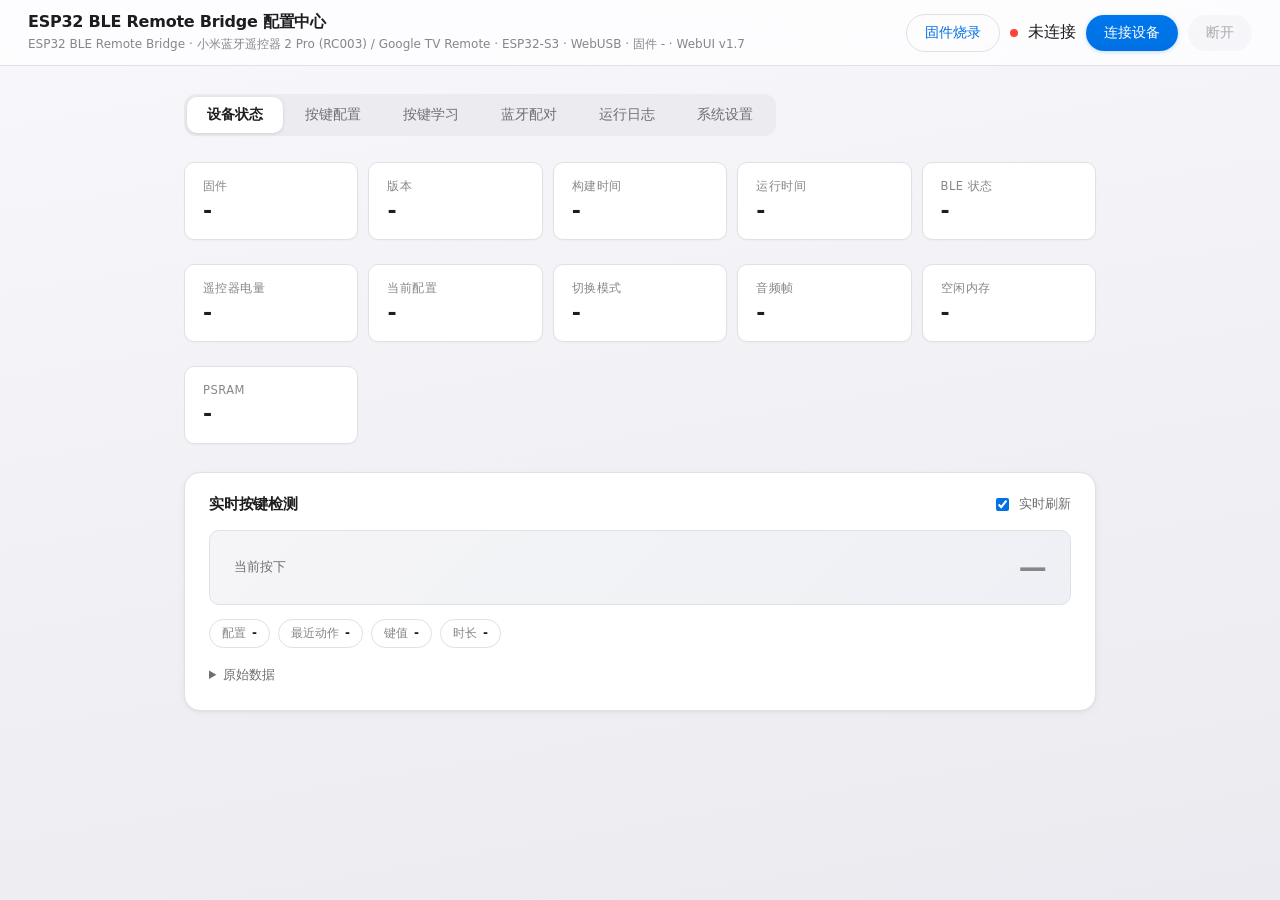
<file: webusb-config/index.html>
<!DOCTYPE html>
<html lang="zh-CN">
<head>
  <meta charset="UTF-8" />
  <meta name="viewport" content="width=device-width, initial-scale=1.0" />
  <meta name="theme-color" content="#fbfbfd" />
  <title>ESP32 BLE Remote Bridge - WebUSB 配置中心</title>
  <link rel="stylesheet" href="assets/style.css?v=43" />
</head>
<body>
  <header class="topbar">
    <div class="brand">
      <div>
        <h1>ESP32 BLE Remote Bridge 配置中心</h1>
        <p class="subtitle">ESP32 BLE Remote Bridge · 小米蓝牙遥控器 2 Pro (RC003) / Google TV Remote · ESP32-S3 · WebUSB · <span id="hdr-version">固件 -</span> · <span id="webui-version">WebUI -</span></p>
      </div>
    </div>
    <div class="conn">
      <a class="btn link" href="flash/">固件烧录</a>
      <span id="conn-dot" class="dot"></span>
      <span id="conn-text">未连接</span>
      <button id="btn-connect" class="btn primary">连接设备</button>
      <button id="btn-disconnect" class="btn" disabled>断开</button>
    </div>
  </header>

  <main>
    <section id="unsupported" class="card warn hidden">
      当前浏览器不支持 WebUSB。请使用桌面版 Chrome / Edge（Android 版 Chrome 不支持 WebUSB）。
    </section>

    <nav class="tabs">
      <button class="tab active" data-tab="status">设备状态</button>
      <button class="tab" data-tab="keymap">按键配置</button>
      <button class="tab" data-tab="learn">按键学习</button>
      <button class="tab" data-tab="ble">蓝牙配对</button>
      <button class="tab" data-tab="logs">运行日志</button>
      <button class="tab" data-tab="system">系统设置</button>
    </nav>

    <!-- ================= 状态 ================= -->
    <section class="panel active" id="panel-status">
      <div class="grid stats">
        <div class="card stat"><span class="label">固件</span><span id="st-firmware" class="value">-</span></div>
        <div class="card stat"><span class="label">版本</span><span id="st-version" class="value">-</span></div>
        <div class="card stat"><span class="label">构建时间</span><span id="st-build" class="value">-</span></div>
        <div class="card stat"><span class="label">运行时间</span><span id="st-uptime" class="value">-</span></div>
        <div class="card stat"><span class="label">BLE 状态</span><span id="st-ble" class="value">-</span></div>
        <div class="card stat"><span class="label">遥控器电量</span><span id="st-battery" class="value">-</span></div>
        <div class="card stat"><span class="label">当前配置</span><span id="st-layer" class="value">-</span></div>
        <div class="card stat"><span class="label">切换模式</span><span id="st-switch" class="value">-</span></div>
        <div class="card stat"><span class="label">音频帧</span><span id="st-frames" class="value">-</span></div>
        <div class="card stat"><span class="label">空闲内存</span><span id="st-heap" class="value">-</span></div>
        <div class="card stat"><span class="label">PSRAM</span><span id="st-psram" class="value">-</span></div>
      </div>
      <div class="card">
        <div class="card-head">
          <h3>实时按键检测</h3>
          <label class="check"><input type="checkbox" id="telemetry-live" checked /> 实时刷新</label>
        </div>
        <div class="live-key">
          <span class="live-label">当前按下</span>
          <span id="live-key-name" class="live-value">—</span>
        </div>
        <div class="live-meta">
          <span class="chip">配置 <b id="live-layer">-</b></span>
          <span class="chip">最近动作 <b id="live-action">-</b></span>
          <span class="chip">键值 <b id="live-codes">-</b></span>
          <span class="chip">时长 <b id="live-duration">-</b></span>
        </div>
        <details class="live-raw">
          <summary>原始数据</summary>
          <pre id="telemetry" class="code">-</pre>
        </details>
      </div>
    </section>

    <!-- ================= 按键配置 ================= -->
    <section class="panel" id="panel-keymap">
      <div class="card">
        <div class="card-head">
          <h3>配置方案</h3>
          <div class="row">
            <button id="btn-keymap-activate" class="btn small">设为当前配置</button>
            <button id="btn-switch-open" class="btn small">配置切换模式…</button>
            <button id="btn-voice-open" class="btn small">语音设置…</button>
            <button id="btn-keymap-refresh" class="btn small">读取</button>
            <button id="btn-keymap-save" class="btn small primary">保存到设备</button>
            <button id="btn-keymap-reset" class="btn small danger">恢复出厂</button>
          </div>
        </div>
        <div id="layer-tabs" class="layer-tabs"></div>
        <p class="hint">各配置方案的按键映射相互独立：只有在当前配置里设置过的按键才会生效。若想让某个手势沿用默认配置，把该动作设为「穿透继承」。<br />将鼠标悬停在按键上可查看当前映射；配置标签前的圆点显示该配置的指示灯颜色，发光圆点表示设备当前生效的配置，点击标签会同时切换设备。</p>
      </div>
      <div id="keymap-grid" class="keymap-grid"></div>
      <p class="remote-info" id="remote-info">将鼠标移到按键上查看映射</p>
    </section>

    <!-- ================= 按键学习 ================= -->
    <section class="panel" id="panel-learn">
      <div class="card">
        <h3>怎么用</h3>
        <p class="hint">
          按一下遥控器上的按键 → 下面的读数会立刻显示它是第几个「物理槽位」→ 在表格里给这一行起个名字 → 点「保存名称」。<br />
          名字<b>只影响显示</b>，让你自己看得懂哪个槽位对应遥控器上的哪个键；这个槽位实际发出什么按键，请到「按键配置」里改。<br />
          遥控器型号不同，出厂猜的默认名字可能和实际按键对不上，这时以实测为准：<b>按下哪个键，亮起来的行就是它</b>。<br />
          遥控器上报按键用的是<b>「索引」</b>，而索引只在<b>同一条 HID 报告内</b>唯一：像 Google TV Remote (ZTKA-IR57) 就有主、副两条报告，主报告的索引 1 是「方向上」，副报告的索引 1 却是「音量+」，所以索引本身并不能唯一确定一个按键，也不能换算成槽位。真正稳定的身份是这里的<b>槽位</b> —— 页面显示的槽位来自固件对上报键码的规范化结果，永远和「按键配置」里的那一行对应。想看原始索引，请到「运行日志」页打开 <b>raw report</b>，日志会按行打印 <code>HOGP: button chr#N idx=M -> key 0xXX (name) DOWN</code>（<code>chr#N</code> 是报告通道，<code>idx=M</code> 是它在那条报告里的索引）。
        </p>
      </div>

      <div class="card">
        <div class="card-head">
          <h3>实时检测</h3>
          <label class="check"><input type="checkbox" id="learn-live" checked /> 实时监听</label>
        </div>
        <div class="learn-stage">
          <div class="learn-readout" id="learn-readout">
            <span class="learn-state" id="learn-state">等待按键</span>
            <span class="learn-name" id="learn-name">—</span>
            <span class="learn-slot" id="learn-slot">槽位 —</span>
          </div>
          <div class="learn-chips">
            <span class="chip">槽位 <b id="learn-slot-idx">-</b></span>
            <span class="chip">原始码 <b id="learn-vk">-</b></span>
            <span class="chip">按住时长 <b id="learn-duration">-</b></span>
          </div>
        </div>
        <p class="hint" id="learn-tip">按一下遥控器上的任意按键开始。若长时间没有反应，请到「蓝牙配对」确认遥控器已连接。</p>
        <div class="learn-history-wrap">
          <span class="learn-history-label">最近按下</span>
          <div class="learn-history" id="learn-history"><span class="learn-empty">暂无</span></div>
          <button id="btn-learn-clear" class="btn small">清空</button>
        </div>
      </div>

      <div class="card">
        <div class="card-head">
          <h3>按键名称</h3>
          <div class="row">
            <button id="btn-learn-save" class="btn small primary">保存名称</button>
            <button id="btn-learn-reset" class="btn small danger">全部恢复默认</button>
          </div>
        </div>
        <p class="hint">
          想确认某一行对应遥控器上的哪个键：先点这一行的「检测」，再按下你怀疑的那个键 —— 该行会闪烁，
          说明它就是刚才那个键。点「去映射」可直接跳到「按键配置」里改这个槽位的动作。<br />
          名称按 <b>UTF-8 字节</b>计算，最多 <b>31 字节</b>（约 10 个汉字 / 31 个字母），超出部分会被截断。留空即恢复默认名称。
        </p>
        <p class="hint hidden" id="learn-names-note"></p>
        <div class="table-wrap">
          <table class="learn-table">
            <thead>
              <tr><th style="width:64px">槽位</th><th style="width:150px">默认名称</th><th>自定义名称</th><th style="width:170px"></th></tr>
            </thead>
            <tbody id="learn-rows"></tbody>
          </table>
        </div>
      </div>
    </section>

    <!-- ================= 蓝牙 ================= -->
    <section class="panel" id="panel-ble">
      <div class="card">
        <div class="card-head">
          <h3>已绑定遥控器</h3>
          <div class="row">
            <button id="btn-ble-info" class="btn small">刷新</button>
            <button id="btn-ble-unpair" class="btn small danger">解除绑定</button>
            <button id="btn-ble-reconnect" class="btn small">重新连接</button>
          </div>
        </div>
        <pre id="ble-info" class="code">-</pre>
      </div>
      <div class="card">
        <div class="card-head">
          <h3>扫描附近设备</h3>
          <button id="btn-ble-scan" class="btn small primary">扫描</button>
        </div>
        <p class="hint">拿起遥控器，同时按住「主页键 + 菜单键」3 秒，待指示灯快闪进入配对广播后点击扫描。</p>
        <div class="table-wrap">
          <table id="ble-table">
            <thead><tr><th>名称</th><th>MAC</th><th>RSSI</th><th></th></tr></thead>
            <tbody></tbody>
          </table>
        </div>
      </div>
    </section>

    <!-- ================= 日志 ================= -->
    <section class="panel" id="panel-logs">
      <div class="card">
        <div class="card-head">
          <h3>设备日志</h3>
          <div class="row">
            <label class="check"><input type="checkbox" id="log-auto" checked /> 自动刷新</label>
            <button id="btn-logs-refresh" class="btn small">刷新</button>
            <button id="btn-logs-clear" class="btn small danger">清空</button>
          </div>
        </div>
        <pre id="log-view" class="code log-view"></pre>
      </div>
    </section>

    <!-- ================= 系统 ================= -->
    <section class="panel" id="panel-system">
      <div class="card">
        <h3>设备信息</h3>
        <pre id="device-info" class="code">-</pre>
      </div>
      <div class="card">
        <h3>操作</h3>
        <div class="row">
          <button id="btn-restart" class="btn">重启设备</button>
          <button id="btn-nvs-reset" class="btn danger">恢复出厂设置 (清空 NVS)</button>
        </div>
        <p class="hint">恢复出厂设置会清除按键映射与蓝牙绑定信息，设备将自动重启。</p>
      </div>
      <div class="card">
        <h3>原始配置 (JSON)</h3>
        <p class="hint">可在此直接导入 / 导出完整多配置方案。</p>
        <textarea id="raw-json" class="raw" spellcheck="false"></textarea>
        <div class="row">
          <button id="btn-json-load" class="btn small">从设备读取</button>
          <button id="btn-json-apply" class="btn small primary">写入设备</button>
        </div>
      </div>
    </section>
  </main>

  <!-- 按键编辑弹窗 -->
  <div id="modal" class="modal hidden">
    <div class="modal-box">
      <div class="card-head">
        <h3 id="modal-title">按键配置</h3>
        <button id="modal-close" class="btn small">关闭</button>
      </div>
      <div id="modal-body"></div>
      <div class="row end">
        <button id="modal-clear" class="btn small danger">清除此键</button>
        <button id="modal-cancel" class="btn small">取消</button>
        <button id="modal-apply" class="btn small primary">应用</button>
      </div>
    </div>
  </div>

  <div id="toast" class="toast hidden"></div>

  <!-- 配置切换模式弹窗 -->
  <div id="switch-modal" class="modal hidden">
    <div class="modal-box">
      <div class="card-head">
        <h3>配置切换模式</h3>
        <button id="switch-modal-close" class="btn small">关闭</button>
      </div>
      <p class="hint">
        长按「电视键」进入配置切换模式（短按仍为 F8）；也可在按键配置中把任意按键的动作设为「进入配置切换模式」。<br />
        进入后指示灯以当前配置颜色呼吸闪烁：按「确定键」切换回默认配置，按方向键切换到对应配置并自动退出；再次按「当前配置中绑定为进入切换模式」的按键退出（仅当前配置的绑定有效），「返回键」始终可退出，电视键仅在「连按 5 次进入」或「当前配置绑定为切换键」时可退出，约 5 秒无操作自动退出。<br />
        若当前配置未设置切换按键，可快速连按「电视键」5 次进入切换模式；进入后 2 秒内忽略电视键，避免连按尾键立即退出。<br />
        「确定键」固定为默认配置，不可修改；下方仅可修改四个方向键对应的配置。
      </p>
      <div id="switch-map" class="switch-map"></div>
      <div class="row end">
        <button id="switch-modal-cancel" class="btn small">取消</button>
        <button id="switch-modal-apply" class="btn small primary">应用</button>
      </div>
    </div>
  </div>

  <!-- 语音设置弹窗 -->
  <div id="voice-modal" class="modal hidden">
    <div class="modal-box">
      <div class="card-head">
        <h3>语音设置</h3>
        <button id="voice-modal-close" class="btn small">关闭</button>
      </div>
      <p class="hint">
        这些设置对所有配置方案生效。语音键发送的快捷键（如 右Alt+,）在「按键配置」里编辑语音键本身。
      </p>
      <div class="field">
        <label>遥控器语音键</label>
        <select id="voice-trigger">
          <option value="0">按一下开始，再按一下结束</option>
          <option value="1">按住说话，松开结束</option>
        </select>
        <p class="hint">仅 Google TV 遥控器可选。「按住说话」时遥控器自身最长约 15 秒；小米 RC003 始终为按住说话。</p>
      </div>
      <div class="field">
        <label>电脑端快捷键发送方式</label>
        <select id="voice-hotkey-mode">
          <option value="0">整个会话期间按住（输入法需按住快捷键才录音）</option>
          <option value="1">开始时按一下，结束时再按一下（输入法按一下开关）</option>
          <option value="2">只在开始时按一下（输入法自动结束）</option>
        </select>
        <p class="hint">选「按住」时，录音期间修饰键（如 Alt）一直处于按下状态，此时键盘按下的其它键会变成组合键。输入法支持按一下开关时，建议选第二项。</p>
      </div>
      <div class="field">
        <label>单次语音最长时长（秒，0 = 不限）</label>
        <input type="number" id="voice-max-sec" min="0" max="3600" step="1" />
        <p class="hint">按一下模式下若漏收第二次按键，到时会自动结束，避免快捷键一直按住。</p>
      </div>
      <div class="row end">
        <button id="voice-modal-cancel" class="btn small">取消</button>
        <button id="voice-modal-apply" class="btn small primary">应用</button>
      </div>
    </div>
  </div>

  <script src="assets/mi-rc003.js?v=12"></script>
  <script src="assets/app.js?v=59"></script>
</body>
</html>
</file>
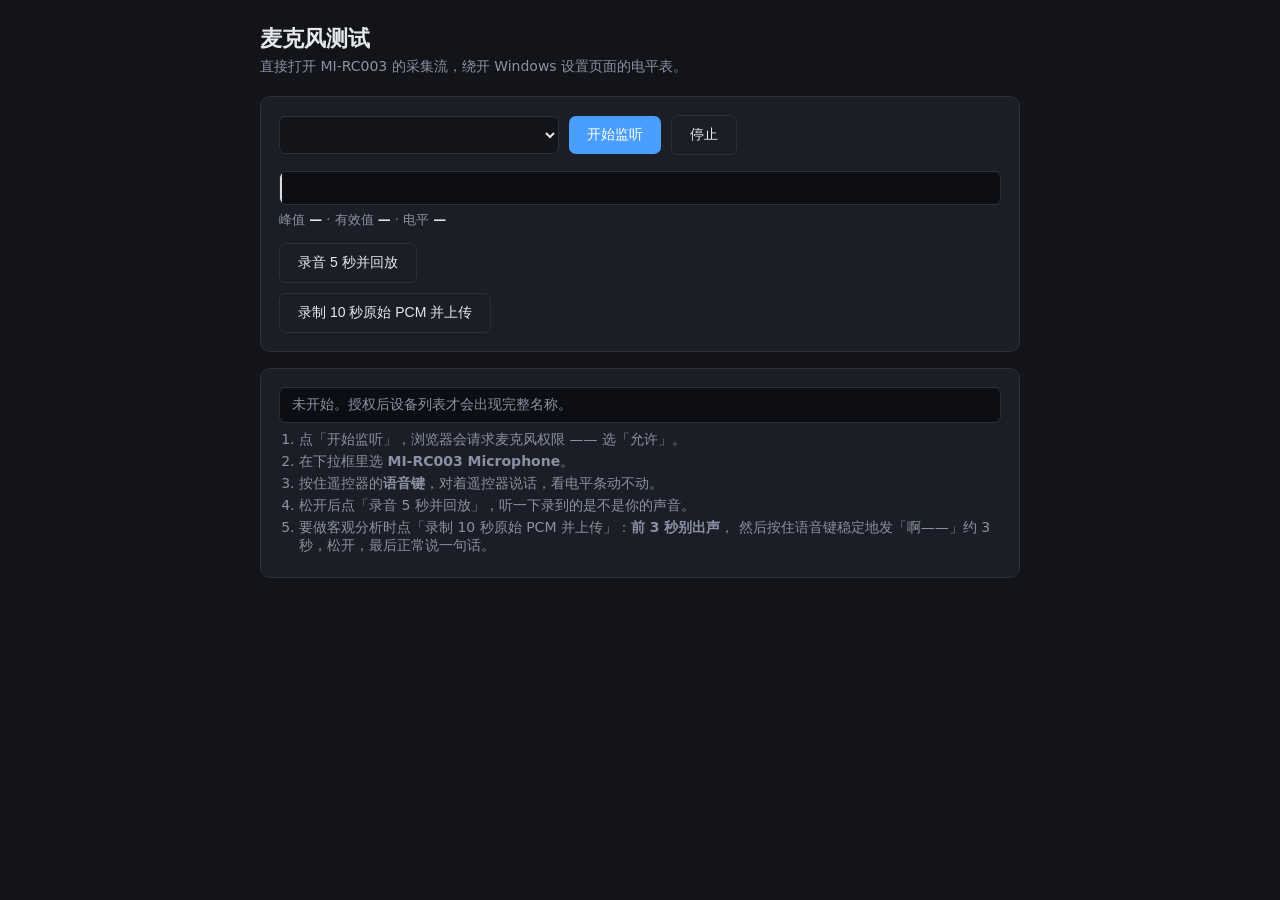
<file: webusb-config/mic-test.html>
<!DOCTYPE html>
<html lang="zh-CN">
<head>
<meta charset="utf-8">
<meta name="viewport" content="width=device-width, initial-scale=1">
<title>麦克风测试 · MI-RC003 Bridge</title>
<style>
  :root { --bg:#12141a; --card:#1b1e26; --line:#2a2f3c; --fg:#e6e8ee; --dim:#8a91a3;
          --accent:#4a9eff; --good:#3ddc84; --warn:#ffb020; }
  * { box-sizing:border-box; }
  body { margin:0; padding:24px; background:var(--bg); color:var(--fg);
         font-family:"Segoe UI","Microsoft YaHei",system-ui,sans-serif; }
  main { max-width:760px; margin:0 auto; }
  h1 { font-size:22px; margin:0 0 4px; }
  p.sub { color:var(--dim); margin:0 0 20px; font-size:14px; }
  .card { background:var(--card); border:1px solid var(--line); border-radius:10px;
          padding:18px; margin-bottom:16px; }
  .row { display:flex; gap:10px; align-items:center; flex-wrap:wrap; }
  button { background:var(--accent); color:#fff; border:0; border-radius:7px;
           padding:10px 18px; font-size:14px; cursor:pointer; }
  button:disabled { background:#39404f; color:var(--dim); cursor:not-allowed; }
  button.ghost { background:transparent; border:1px solid var(--line); color:var(--fg); }
  select { background:#12141a; color:var(--fg); border:1px solid var(--line);
           border-radius:7px; padding:9px; font-size:14px; min-width:280px; }
  #meter { position:relative; height:34px; border-radius:7px; background:#0c0e13;
           border:1px solid var(--line); overflow:hidden; margin:16px 0 6px; }
  #fill { position:absolute; inset:0 100% 0 0; background:linear-gradient(90deg,#3ddc84,#ffb020 70%,#ff4d4f);
          transition:right .05s linear; }
  #peak { position:absolute; top:0; bottom:0; width:2px; background:#fff; opacity:.85; left:0; }
  .readout { font-variant-numeric:tabular-nums; font-size:13px; color:var(--dim); }
  .readout b { color:var(--fg); font-weight:600; }
  .state { font-size:14px; padding:8px 12px; border-radius:7px; background:#0c0e13;
           border:1px solid var(--line); color:var(--dim); }
  .state.ok { color:var(--good); border-color:#245c3c; }
  .state.bad { color:#ff6b6b; border-color:#5c2424; }
  ol { color:var(--dim); font-size:14px; padding-left:20px; margin:8px 0 0; }
  ol li { margin:4px 0; }
  audio { width:100%; margin-top:12px; }
</style>
</head>
<body>
<main>
  <h1>麦克风测试</h1>
  <p class="sub">直接打开 MI-RC003 的采集流，绕开 Windows 设置页面的电平表。</p>

  <div class="card">
    <div class="row">
      <select id="dev"></select>
      <button id="start">开始监听</button>
      <button id="stop" class="ghost" disabled>停止</button>
    </div>
    <div id="meter"><div id="fill"></div><div id="peak"></div></div>
    <div class="readout">
      峰值 <b id="r-peak">—</b> · 有效值 <b id="r-rms">—</b> · 电平 <b id="r-db">—</b>
    </div>
    <div style="margin-top:14px" class="row">
      <button id="rec" class="ghost" disabled>录音 5 秒并回放</button>
      <span id="rec-state" class="readout"></span>
    </div>
    <audio id="playback" controls hidden></audio>
    <div style="margin-top:10px" class="row">
      <button id="raw" class="ghost" disabled>录制 10 秒原始 PCM 并上传</button>
      <span id="raw-state" class="readout"></span>
    </div>
  </div>

  <div class="card">
    <div id="status" class="state">未开始。授权后设备列表才会出现完整名称。</div>
    <ol>
      <li>点「开始监听」，浏览器会请求麦克风权限 —— 选「允许」。</li>
      <li>在下拉框里选 <b>MI-RC003 Microphone</b>。</li>
      <li>按住遥控器的<b>语音键</b>，对着遥控器说话，看电平条动不动。</li>
      <li>松开后点「录音 5 秒并回放」，听一下录到的是不是你的声音。</li>
      <li>要做客观分析时点「录制 10 秒原始 PCM 并上传」：<b>前 3 秒别出声</b>，
          然后按住语音键稳定地发「啊——」约 3 秒，松开，最后正常说一句话。</li>
    </ol>
  </div>
</main>

<script>
"use strict";
var $ = function (id) { return document.getElementById(id); };

var stream = null, ctx = null, analyser = null, buf = null, raf = 0;
var peakHold = 0, peakHoldAt = 0;

function setStatus(text, kind) {
  var el = $("status");
  el.textContent = text;
  el.className = "state" + (kind ? " " + kind : "");
}

function fillDevices() {
  return navigator.mediaDevices.enumerateDevices().then(function (list) {
    var inputs = list.filter(function (d) { return d.kind === "audioinput"; });
    var sel = $("dev");
    var prev = sel.value;
    sel.innerHTML = "";
    inputs.forEach(function (d, i) {
      var o = document.createElement("option");
      o.value = d.deviceId;
      // Before permission is granted the labels are empty strings; fall back to
      // an index so the list is still usable and obviously unlabelled.
      o.textContent = d.label || ("输入设备 " + (i + 1) + "（未授权，名称未知）");
      sel.appendChild(o);
    });
    if (prev) sel.value = prev;
    // Prefer the bridge's microphone when the label is available.
    for (var i = 0; i < inputs.length; i++) {
      if ((inputs[i].label || "").indexOf("MI-RC003") >= 0) { sel.value = inputs[i].deviceId; break; }
    }
    return inputs;
  });
}

function stop() {
  if (raf) { cancelAnimationFrame(raf); raf = 0; }
  if (stream) { stream.getTracks().forEach(function (t) { t.stop(); }); stream = null; }
  if (ctx) { ctx.close(); ctx = null; }
  analyser = null;
  $("start").disabled = false;
  $("stop").disabled = true;
  $("rec").disabled = true;
  $("raw").disabled = true;
  $("fill").style.right = "100%";
  $("peak").style.left = "0";
  $("r-peak").textContent = "—"; $("r-rms").textContent = "—"; $("r-db").textContent = "—";
}

function tick() {
  raf = requestAnimationFrame(tick);
  if (!analyser) return;
  analyser.getFloatTimeDomainData(buf);
  var peak = 0, sum = 0;
  for (var i = 0; i < buf.length; i++) {
    var v = buf[i];
    if (v < 0) v = -v;
    if (v > peak) peak = v;
    sum += buf[i] * buf[i];
  }
  var rms = Math.sqrt(sum / buf.length);
  var now = performance.now();
  if (peak >= peakHold || now - peakHoldAt > 700) { peakHold = peak; peakHoldAt = now; }

  $("fill").style.right = (100 - Math.min(100, peak * 100)) + "%";
  $("peak").style.left = Math.min(100, peakHold * 100) + "%";
  $("r-peak").textContent = peak.toFixed(4);
  $("r-rms").textContent = rms.toFixed(4);
  $("r-db").textContent = (peak > 0 ? (20 * Math.log10(peak)).toFixed(1) : "-inf") + " dBFS";
}

function start() {
  var id = $("dev").value;
  var constraints = { audio: { echoCancellation: false, noiseSuppression: false, autoGainControl: false } };
  if (id) constraints.audio.deviceId = { exact: id };
  setStatus("正在打开…");
  navigator.mediaDevices.getUserMedia(constraints).then(function (s) {
    stream = s;
    var track = s.getAudioTracks()[0];
    var settings = track.getSettings ? track.getSettings() : {};
    ctx = new (window.AudioContext || window.webkitAudioContext)();
    var src = ctx.createMediaStreamSource(s);
    analyser = ctx.createAnalyser();
    analyser.fftSize = 2048;
    buf = new Float32Array(analyser.fftSize);
    src.connect(analyser);
    tick();
    $("start").disabled = true;
    $("stop").disabled = false;
    $("rec").disabled = false;
    $("raw").disabled = false;
    setStatus("已打开：" + (track.label || "?") + " · " + settings.sampleRate + " Hz · " +
              settings.channelCount + " 声道 —— 现在按住遥控器语音键说话。", "ok");
  }).catch(function (e) {
    setStatus("打开失败：" + (e && e.name ? e.name + " — " + e.message : e), "bad");
  });
}

function record() {
  if (!stream) return;
  var chunks = [];
  var mr = new MediaRecorder(stream);
  mr.ondataavailable = function (e) { if (e.data.size) chunks.push(e.data); };
  mr.onstop = function () {
    var blob = new Blob(chunks, { type: mr.mimeType });
    var url = URL.createObjectURL(blob);
    var a = $("playback");
    a.src = url; a.hidden = false;
    $("rec-state").textContent = "录到 " + blob.size + " 字节 — 按播放试听";
    $("rec").disabled = false;
  };
  mr.start();
  $("rec").disabled = true;
  setStatus("录音中：按住语音键说话，5 秒…", "ok");
  setTimeout(function () { if (mr.state !== "inactive") mr.stop(); }, 5000);
}

// Raw PCM capture, uploaded for offline measurement.
//
// Deliberately NOT MediaRecorder: that re-encodes to Opus, and a lossy codec
// hides exactly the defects worth looking for (dropouts, band edges, level).
// This taps the audio graph and writes a plain 16-bit WAV, so what lands on disk
// is what the host actually received from the bridge.
var rawState = null;

function encodeWav(chunks, total, rate) {
  var head = 44;
  var view = new DataView(new ArrayBuffer(head + total * 2));
  function str(off, s) { for (var i = 0; i < s.length; i++) view.setUint8(off + i, s.charCodeAt(i)); }
  str(0, "RIFF"); view.setUint32(4, 36 + total * 2, true); str(8, "WAVE");
  str(12, "fmt "); view.setUint32(16, 16, true);
  view.setUint16(20, 1, true); view.setUint16(22, 1, true);
  view.setUint32(24, rate, true); view.setUint32(28, rate * 2, true);
  view.setUint16(32, 2, true); view.setUint16(34, 16, true);
  str(36, "data"); view.setUint32(40, total * 2, true);
  var off = head;
  for (var c = 0; c < chunks.length; c++) {
    var a = chunks[c];
    for (var i = 0; i < a.length; i++) {
      var v = Math.max(-1, Math.min(1, a[i]));
      view.setInt16(off, v < 0 ? v * 0x8000 : v * 0x7FFF, true);
      off += 2;
    }
  }
  return new Blob([view.buffer], { type: "audio/wav" });
}

function recordRaw() {
  if (!stream || !ctx) return;
  var seconds = 10;
  var chunks = [];
  var total = 0;

  var src = ctx.createMediaStreamSource(stream);
  var proc = ctx.createScriptProcessor(4096, 1, 1);
  proc.onaudioprocess = function (e) {
    if (!rawState) return;
    var d = e.inputBuffer.getChannelData(0);
    chunks.push(new Float32Array(d));
    total += d.length;
  };
  // A ScriptProcessor only runs while connected. Route it through a zero gain so
  // the graph stays alive without playing the microphone back into the speakers.
  var mute = ctx.createGain();
  mute.gain.value = 0;
  src.connect(proc);
  proc.connect(mute);
  mute.connect(ctx.destination);

  rawState = { src: src, proc: proc, mute: mute };
  $("raw").disabled = true;
  $("raw-state").textContent = "录制中…前 3 秒请保持安静";
  var left = Math.ceil(seconds - 3);
  var timer = setInterval(function () {
    $("raw-state").textContent = left > 0
      ? ("现在按住语音键发「啊——」，还剩 " + left + " 秒")
      : "最后 1 秒…";
    left--;
  }, 1000);

  setTimeout(function () {
    clearInterval(timer);
    var st = rawState;
    rawState = null;
    if (st) {
      try { st.proc.disconnect(); st.src.disconnect(); st.mute.disconnect(); } catch (e) {}
    }
    var rate = ctx ? ctx.sampleRate : 48000;
    var blob = encodeWav(chunks, total, rate);
    $("raw-state").textContent = "上传中… " + (blob.size / 1024).toFixed(0) + " KB";
    fetch("/upload", { method: "POST", body: blob })
      .then(function (r) { return r.text(); })
      .then(function (t) { $("raw-state").textContent = "已上传：" + t; })
      .catch(function (e) { $("raw-state").textContent = "上传失败：" + e; });
    $("raw").disabled = false;
  }, seconds * 1000);
}

$("start").onclick = start;
$("stop").onclick = stop;
$("rec").onclick = record;
$("raw").onclick = recordRaw;
$("dev").onchange = function () { if (stream) { stop(); start(); } };
fillDevices();
if (navigator.mediaDevices && navigator.mediaDevices.ondevicechange) {
  navigator.mediaDevices.ondevicechange = fillDevices;
}
</script>
</body>
</html>
</file>
<file: webusb-config/assets/style.css>
:root {
  color-scheme: light;
  /* Apple / Xiaomi inspired light palette – refined */
  --bg: #f0f0f4;
  --bg-grad: #f8f8fc;
  --surface: #ffffff;
  --surface-2: #f5f5f7;
  --surface-3: #ececf0;
  --border: #e0e0e5;
  --border-strong: #cdced4;
  --text: #1d1d1f;
  --text-2: #6e6e73;
  --text-3: #86868b;
  --accent: #0071e3;
  --accent-hover: #0077ed;
  --accent-deep: #0055b3;
  --accent-soft: rgba(0, 113, 227, 0.08);
  --accent-glow: rgba(0, 113, 227, 0.18);
  --green: #30d158;
  --green-deep: #28a745;
  --red: #ff453a;
  --red-soft: rgba(255, 69, 58, 0.08);
  --orange: #ff9f0a;
  --yellow: #ffd60a;
  --shadow-xs: 0 1px 2px rgba(0, 0, 0, 0.03);
  --shadow-sm: 0 1px 3px rgba(0, 0, 0, 0.04), 0 2px 8px rgba(0, 0, 0, 0.04);
  --shadow-md: 0 4px 12px rgba(0, 0, 0, 0.06), 0 1px 3px rgba(0, 0, 0, 0.04);
  --shadow-lg: 0 8px 30px rgba(0, 0, 0, 0.08), 0 2px 8px rgba(0, 0, 0, 0.04);
  --shadow-xl: 0 20px 60px rgba(0, 0, 0, 0.1), 0 4px 16px rgba(0, 0, 0, 0.06);
  --radius: 16px;
  --radius-sm: 10px;
  --radius-xs: 8px;
}

* { box-sizing: border-box; }

html { scroll-behavior: smooth; }

body {
  margin: 0;
  font-family: -apple-system, BlinkMacSystemFont, "SF Pro Text", "SF Pro Display",
    "PingFang SC", "Helvetica Neue", "Microsoft YaHei", system-ui, sans-serif;
  background: linear-gradient(170deg, var(--bg-grad) 0%, var(--bg) 60%, #eaeaf0 100%);
  color: var(--text);
  min-height: 100vh;
  -webkit-font-smoothing: antialiased;
  text-rendering: optimizeLegibility;
}

h1, h2, h3 { margin: 0; font-weight: 600; letter-spacing: -0.015em; }

/* ----------------------------- top bar ----------------------------- */
.topbar {
  display: flex;
  align-items: center;
  justify-content: space-between;
  gap: 16px;
  padding: 12px 28px;
  background: rgba(255, 255, 255, 0.72);
  border-bottom: 1px solid var(--border);
  position: sticky;
  top: 0;
  backdrop-filter: saturate(180%) blur(24px);
  -webkit-backdrop-filter: saturate(180%) blur(24px);
  z-index: 20;
  flex-wrap: wrap;
}

.brand { display: flex; align-items: center; gap: 14px; }
h1 { font-size: 16px; font-weight: 600; }
.subtitle { margin: 3px 0 0; color: var(--text-3); font-size: 12px; }

.conn { display: flex; align-items: center; gap: 10px; }
.dot {
  width: 8px; height: 8px; border-radius: 50%;
  background: var(--red);
  transition: background 0.3s ease, box-shadow 0.3s ease;
  box-shadow: 0 0 0 0 transparent;
}
.dot.on {
  background: var(--green);
  box-shadow: 0 0 0 3px rgba(48, 209, 88, 0.25), 0 0 8px rgba(48, 209, 88, 0.15);
  animation: dot-pulse 2s ease-in-out infinite;
}
@keyframes dot-pulse {
  0%, 100% { box-shadow: 0 0 0 3px rgba(48, 209, 88, 0.25), 0 0 8px rgba(48, 209, 88, 0.15); }
  50% { box-shadow: 0 0 0 5px rgba(48, 209, 88, 0.12), 0 0 12px rgba(48, 209, 88, 0.08); }
}

main { max-width: 960px; margin: 0 auto; padding: 28px 24px 100px; }

/* ----------------------------- tabs (segmented) ----------------------------- */
.tabs {
  display: inline-flex;
  gap: 2px;
  margin: 0 0 26px;
  padding: 3px;
  border-radius: 12px;
  background: var(--surface-3);
  flex-wrap: wrap;
}
.tab {
  background: transparent;
  color: var(--text-2);
  border: none;
  padding: 9px 20px;
  border-radius: 10px;
  cursor: pointer;
  font-size: 13.5px;
  font-weight: 500;
  transition: all 0.2s ease;
  position: relative;
}
.tab:hover { color: var(--text); background: rgba(255, 255, 255, 0.4); }
.tab.active {
  background: #fff;
  color: var(--text);
  box-shadow: 0 1px 4px rgba(0, 0, 0, 0.1), 0 0.5px 1px rgba(0, 0, 0, 0.04);
  font-weight: 600;
}

.panel { display: none; }
.panel.active { display: block; animation: panel-in 0.3s ease; }
@keyframes panel-in {
  from { opacity: 0; transform: translateY(8px); }
  to { opacity: 1; transform: translateY(0); }
}

/* ----------------------------- cards ----------------------------- */
.card {
  background: var(--surface);
  border: 1px solid var(--border);
  border-radius: var(--radius);
  padding: 22px 24px;
  margin-bottom: 14px;
  box-shadow: var(--shadow-sm);
  transition: box-shadow 0.2s ease;
}
.card:hover { box-shadow: var(--shadow-md); }
.card.warn {
  border-color: var(--yellow);
  background: linear-gradient(135deg, #fffef5 0%, #fffbe6 100%);
  color: #6b5000;
}
.card-head {
  display: flex;
  align-items: center;
  justify-content: space-between;
  gap: 12px;
  margin-bottom: 16px;
  flex-wrap: wrap;
}
.card-head h3 { font-size: 15px; font-weight: 600; }

/* ----------------------------- stats ----------------------------- */
.grid { display: grid; gap: 10px; }
.stats {
  grid-template-columns: repeat(auto-fill, minmax(155px, 1fr));
  margin-bottom: 14px;
}
.stat {
  display: flex;
  flex-direction: column;
  gap: 5px;
  padding: 16px 18px;
  border-radius: var(--radius-sm);
  background: var(--surface);
  border: 1px solid var(--border);
  box-shadow: var(--shadow-xs);
  transition: transform 0.2s ease, box-shadow 0.2s ease;
}
.stat:hover {
  transform: translateY(-2px);
  box-shadow: var(--shadow-md);
}
.stat .label { color: var(--text-3); font-size: 11.5px; font-weight: 500; text-transform: uppercase; letter-spacing: 0.04em; }
.stat .value { font-size: 22px; font-weight: 700; letter-spacing: -0.025em; line-height: 1.1; }
.stat .value.on { color: var(--accent); }

/* ----------------------------- buttons ----------------------------- */
.btn {
  background: var(--surface-3);
  color: var(--text);
  border: none;
  border-radius: 980px;
  padding: 9px 18px;
  cursor: pointer;
  font-size: 13.5px;
  font-weight: 500;
  font-family: inherit;
  transition: all 0.18s ease;
  position: relative;
  overflow: hidden;
}
.btn:hover:not(:disabled) { background: #dddde2; transform: translateY(-0.5px); }
.btn:active:not(:disabled) { transform: scale(0.97); }
.btn:focus-visible { outline: 3px solid var(--accent-glow); outline-offset: 2px; }
.btn:disabled { opacity: 0.36; cursor: not-allowed; }
.btn.small { padding: 7px 14px; font-size: 13px; }
.btn.primary {
  background: linear-gradient(180deg, var(--accent-hover) 0%, var(--accent) 100%);
  color: #fff;
  box-shadow: 0 1px 4px rgba(0, 113, 227, 0.25);
}
.btn.primary:hover:not(:disabled) {
  background: linear-gradient(180deg, #3399ff 0%, var(--accent-hover) 100%);
  box-shadow: 0 2px 8px rgba(0, 113, 227, 0.3);
}
.btn.danger { background: var(--red-soft); color: var(--red); }
.btn.danger:hover:not(:disabled) { background: #ffe0de; }
a.btn.link {
  display: inline-flex;
  align-items: center;
  gap: 6px;
  text-decoration: none;
  background: transparent;
  border: 1px solid var(--border);
  color: var(--accent);
}
a.btn.link:hover { background: var(--accent-soft); border-color: rgba(0, 113, 227, 0.2); }
.row { display: flex; gap: 10px; align-items: center; flex-wrap: wrap; }
.row.end { justify-content: flex-end; margin-top: 16px; }
.hint { color: var(--text-2); font-size: 13px; margin: 8px 0 0; line-height: 1.6; }

/* ----------------------------- code ----------------------------- */
.code {
  background: var(--surface-2);
  border: 1px solid var(--border);
  border-radius: var(--radius-sm);
  padding: 14px 16px;
  font-family: "SF Mono", "Cascadia Code", Menlo, Consolas, monospace;
  font-size: 12px;
  line-height: 1.7;
  color: var(--text);
  overflow: auto;
  max-height: 260px;
  white-space: pre-wrap;
  word-break: break-word;
  margin: 0;
}
.log-view { max-height: 460px; }

/* ----------------------------- live key ----------------------------- */
.live-key {
  display: flex;
  align-items: center;
  justify-content: space-between;
  gap: 14px;
  padding: 20px 24px;
  margin-bottom: 14px;
  border-radius: var(--radius-sm);
  background: linear-gradient(135deg, var(--surface-2) 0%, #eef0f5 100%);
  border: 1px solid var(--border);
}
.live-key .live-label { color: var(--text-2); font-size: 13px; font-weight: 500; }
.live-key .live-value {
  font-size: 28px;
  font-weight: 700;
  letter-spacing: -0.03em;
  color: var(--text-3);
  transition: color 0.15s ease;
}
.live-key .live-value.active { color: var(--accent); }

/* ----------------------------- layer tabs ----------------------------- */
.layer-tabs { display: flex; gap: 8px; flex-wrap: wrap; margin-bottom: 16px; }
.layer-tab {
  display: inline-flex;
  align-items: center;
  justify-content: center;
  gap: 8px;
  padding: 8px 16px;
  border-radius: 980px;
  border: 1px solid var(--border-strong);
  background: var(--surface);
  color: var(--text-2);
  cursor: pointer;
  font-size: 13px;
  font-weight: 500;
  line-height: 1;
  white-space: nowrap;
  transition: all 0.18s ease;
}
.layer-tab:hover { border-color: var(--accent); color: var(--text); }
.layer-tab.active {
  background: var(--text);
  border-color: var(--text);
  color: #fff;
  box-shadow: 0 2px 8px rgba(0, 0, 0, 0.15);
}

/* ----------------------------- switch map ----------------------------- */
.switch-map {
  display: grid;
  grid-template-columns: repeat(auto-fill, minmax(220px, 1fr));
  gap: 10px;
  margin-top: 16px;
}
.switch-row {
  display: flex;
  align-items: center;
  justify-content: space-between;
  gap: 10px;
  padding: 10px 14px;
  border: 1px solid var(--border-strong);
  border-radius: 12px;
  background: var(--surface);
}
.switch-row .switch-key {
  font-size: 14px;
  font-weight: 500;
  color: var(--text);
}
.switch-row.locked { background: var(--bg); }
.switch-row.locked .switch-key { color: var(--text-2); }
.switch-picker { position: relative; flex: 0 0 auto; }
.switch-picker-btn {
  display: inline-flex;
  align-items: center;
  gap: 8px;
  min-width: 132px;
  padding: 7px 10px;
  border-radius: 8px;
  border: 1px solid var(--border-strong);
  background: var(--surface);
  color: var(--text);
  font-size: 13px;
  cursor: pointer;
  transition: border-color 0.15s ease;
}
.switch-picker-btn:hover:not(:disabled) { border-color: var(--accent); }
.switch-picker-btn:disabled { cursor: default; opacity: 0.7; }
.switch-picker-name { flex: 1; text-align: left; }
.switch-caret { color: var(--text-3); font-size: 10px; }
.switch-dot {
  width: 10px;
  height: 10px;
  border-radius: 50%;
  flex: 0 0 auto;
  box-shadow: inset 0 0 0 1px rgba(0, 0, 0, 0.12);
}
.switch-picker-menu {
  position: absolute;
  top: calc(100% + 4px);
  right: 0;
  z-index: 30;
  min-width: 100%;
  padding: 4px;
  border-radius: 10px;
  border: 1px solid var(--border-strong);
  background: var(--surface);
  box-shadow: 0 8px 24px rgba(0, 0, 0, 0.16);
  display: flex;
  flex-direction: column;
  gap: 2px;
}
.switch-picker-menu.hidden { display: none; }
.switch-picker-item {
  display: flex;
  align-items: center;
  gap: 8px;
  padding: 7px 10px;
  border: none;
  border-radius: 7px;
  background: transparent;
  color: var(--text);
  font-size: 13px;
  text-align: left;
  cursor: pointer;
  white-space: nowrap;
}
.switch-picker-item:hover { background: var(--bg); }
.switch-picker-item.active {
  background: rgba(0, 113, 227, 0.12);
  color: var(--accent);
  font-weight: 600;
}

/* ----------------------------- remote (Xiaomi RC003) ----------------------------- */
.remote {
  position: relative;
  width: min(154px, 62vw);
  margin: 0 auto;
  padding: 30px 20px 36px;
  display: flex;
  flex-direction: column;
  align-items: center;
  border: none;
  border-radius: 30px;
  /* Clean, brighter silver/aluminum body */
  background: linear-gradient(145deg, #eeedea 0%, #e4e2de 50%, #d8d6d1 100%);
  box-shadow:
    0 18px 40px rgba(0, 0, 0, 0.12),
    0 4px 12px rgba(0, 0, 0, 0.06);
}
/* Top-light sheen */
.remote::after {
  content: "";
  position: absolute;
  inset: 0;
  border-radius: 30px;
  background: linear-gradient(180deg, rgba(255, 255, 255, 0.12) 0%, transparent 30%);
  pointer-events: none;
}

.remote-top {
  width: 100%;
  display: flex;
  justify-content: space-between;
  margin-bottom: 24px;
}

/* Power & Mic: flat circles on silver body */
.utility {
  display: grid;
  place-items: center;
  background: #d3d0ca;
  color: #4a4a4a;
  border: none;
  cursor: pointer;
  font-family: inherit;
  transition: background 0.18s ease, color 0.18s ease, transform 0.18s ease;
  width: 40px;
  height: 40px;
  border-radius: 50%;
}
.utility svg {
  width: 17px; height: 17px; fill: none;
  stroke: currentColor; stroke-width: 2; stroke-linecap: round; stroke-linejoin: round;
}
.utility:hover {
  background: #c5c1bb;
  color: #2a2a2a;
}
.utility:active {
  background: #b7b3ad;
  transform: scale(0.96);
}

/* Dark charcoal buttons (back, home, menu, TV, volume) — flat */
.round, .volume button {
  display: grid;
  place-items: center;
  background: #2b2c2f;
  color: #8e8f91;
  border: none;
  cursor: pointer;
  font-family: inherit;
  transition: background 0.18s ease, color 0.18s ease, transform 0.18s ease;
}
.round svg {
  width: 19px; height: 19px; fill: none;
  stroke: currentColor; stroke-width: 1.8; stroke-linecap: round; stroke-linejoin: round;
}
.round:hover, .volume button:hover {
  background: #3a3c40;
  color: #c0c1c4;
}
.round:active, .volume button:active {
  background: #212225;
  transform: scale(0.96);
}

/* D-pad: colored-ring style with icons */
.dpad {
  --ring: 28px;
  position: relative;
  width: 100%;
  aspect-ratio: 1;
  margin: 0 0 26px;
}
.arc {
  position: absolute;
  inset: 0;
  border-radius: 50%;
  border: var(--ring) solid transparent;
  background: transparent;
  cursor: pointer;
  color: #3a3b3e;
  transition: color 0.2s ease, filter 0.2s ease;
}
.arc.up    { border-top-color: currentColor; clip-path: polygon(0 0, 100% 0, 50% 50%); }
.arc.right { border-right-color: currentColor; clip-path: polygon(100% 0, 100% 100%, 50% 50%); }
.arc.down  { border-bottom-color: currentColor; clip-path: polygon(0 100%, 100% 100%, 50% 50%); }
.arc.left  { border-left-color: currentColor; clip-path: polygon(0 0, 0 100%, 50% 50%); }
.arc:hover {
  color: #56585d;
  filter: brightness(1.15);
}
.arc:active {
  color: #6b6d73;
  filter: brightness(1.25);
}
/* Direction arrow icons centered on each ring band */
.arc svg {
  position: absolute;
  width: 13px; height: 13px;
  fill: #fff;
  opacity: 0.85;
  filter: drop-shadow(0 1px 2px rgba(0, 0, 0, 0.3));
  transition: opacity 0.2s ease, transform 0.2s ease;
}
.arc:hover svg { opacity: 1; transform: scale(1.15); }
.arc.up svg    { top: calc(-1 * var(--ring) / 2); left: 50%; transform: translate(-50%, -50%); }
.arc.down svg  { bottom: calc(-1 * var(--ring) / 2); left: 50%; transform: translate(-50%, 50%); }
.arc.left svg  { left: calc(-1 * var(--ring) / 2); top: 50%; transform: translate(-50%, -50%); }
.arc.right svg { right: calc(-1 * var(--ring) / 2); top: 50%; transform: translate(50%, -50%); }
.arc.up:hover svg    { transform: translate(-50%, -50%) scale(1.15); }
.arc.down:hover svg  { transform: translate(-50%, 50%) scale(1.15); }
.arc.left:hover svg  { transform: translate(-50%, -50%) scale(1.15); }
.arc.right:hover svg { transform: translate(50%, -50%) scale(1.15); }

/* OK center button */
.dp.ok {
  position: absolute;
  top: 50%;
  left: 50%;
  width: 54%;
  height: 54%;
  transform: translate(-50%, -50%);
  background: linear-gradient(180deg, #43444a 0%, #333438 100%);
  border: 1.5px solid rgba(255, 255, 255, 0.65);
  border-radius: 50%;
  color: #c8c9cc;
  cursor: pointer;
  box-shadow:
    0 4px 12px rgba(0, 0, 0, 0.2),
    inset 0 1px 0 rgba(255, 255, 255, 0.08);
  transition: all 0.18s ease;
}
.dp.ok:hover {
  background: linear-gradient(180deg, #4f5056 0%, #3e3f44 100%);
  color: #fff;
  transform: translate(-50%, -50%) scale(1.03);
  box-shadow: 0 6px 16px rgba(0, 0, 0, 0.25), inset 0 1px 0 rgba(255, 255, 255, 0.1);
}
.dp.ok:active { transform: translate(-50%, -50%) scale(0.96); }

.remote-controls {
  width: 100%;
  display: grid;
  grid-template-columns: 1fr 1fr;
  gap: 12px 10px;
  justify-items: start;
  align-items: center;
}
.remote-controls .volume,
.remote-controls .round.tv { justify-self: end; }

/* Mute and preset-app strip. Present on some Google TV Remote variants only. */
.remote-extras {
  width: 100%;
  display: grid;
  grid-template-columns: repeat(3, 1fr);
  gap: 8px;
  margin-top: 4px;
}
.remote-extras .extra {
  padding: 8px 4px;
  border-radius: 10px;
  border: 1px solid var(--line);
  background: var(--card);
  color: var(--fg);
  font: inherit;
  font-size: 11px;
  font-weight: 600;
  cursor: pointer;
}
.remote-extras .extra:hover { border-color: var(--brand); }
.remote-extras .extra:active { transform: scale(0.97); }
.remote-extras .extra.pressed { border-color: var(--brand); background: var(--brand); color: #fff; }
.round { width: 46px; height: 46px; border-radius: 50%; }
.round.back svg { width: 21px; }
.round.home svg, .round.menu svg { width: 19px; }
.round.tv { font-size: 10px; font-weight: 700; }
.round.tv span {
  display: inline-flex;
  align-items: center;
  justify-content: center;
  min-width: 21px;
  height: 15px;
  padding: 0 3px;
  border: 1.5px solid currentColor;
  border-radius: 4px;
  line-height: 1;
}
.volume {
  width: 46px;
  grid-row: span 2;
  align-self: stretch;
  overflow: hidden;
  display: grid;
  grid-template-rows: 1fr 1fr;
  border-radius: 23px;
  border: none;
  background: #2b2c2f;
}
.volume button { border-radius: 0; border: none; font-size: 20px; font-weight: 200; }
.volume button:first-child { border-bottom: 1px solid #3a3b3e; }

.remote-info {
  text-align: center;
  color: var(--text-2);
  font-size: 13px;
  margin: 16px 0 0;
  min-height: 20px;
}
.remote-info b { color: var(--text); font-weight: 600; }

/* ----------------------------- tables ----------------------------- */
table { width: 100%; border-collapse: collapse; font-size: 13px; }
th, td { text-align: left; padding: 11px 10px; border-bottom: 1px solid var(--border); }
th { color: var(--text-3); font-weight: 500; font-size: 12px; text-transform: uppercase; letter-spacing: 0.04em; }
tbody tr { transition: background 0.12s ease; }
tbody tr:hover { background: var(--surface-2); }
tbody tr:last-child td { border-bottom: none; }
.table-wrap { overflow: auto; max-height: 320px; }

/* ----------------------------- modal ----------------------------- */
.modal {
  position: fixed;
  inset: 0;
  background: rgba(0, 0, 0, 0.4);
  backdrop-filter: blur(8px);
  -webkit-backdrop-filter: blur(8px);
  display: flex;
  align-items: center;
  justify-content: center;
  z-index: 40;
  padding: 20px;
  animation: modal-bg-in 0.2s ease;
}
@keyframes modal-bg-in { from { opacity: 0; } }
.modal.hidden, .hidden { display: none !important; }
.modal-box {
  width: min(1080px, 100%);
  max-height: 88vh;
  overflow: auto;
  background: var(--surface);
  border: 1px solid var(--border);
  border-radius: 20px;
  padding: 26px;
  box-shadow: var(--shadow-xl);
  animation: modal-box-in 0.25s ease;
}
@keyframes modal-box-in {
  from { opacity: 0; transform: scale(0.96) translateY(8px); }
  to { opacity: 1; transform: scale(1) translateY(0); }
}

/* ----------------------------- forms ----------------------------- */
.field { margin: 12px 0; }
.field label { display: block; color: var(--text-2); font-size: 12px; font-weight: 500; margin-bottom: 6px; }
input[type="text"], input[type="number"], select, textarea {
  width: 100%;
  background: var(--surface-2);
  border: 1px solid var(--border-strong);
  color: var(--text);
  border-radius: var(--radius-xs);
  padding: 10px 12px;
  font-size: 14px;
  font-family: inherit;
  transition: border-color 0.18s ease, box-shadow 0.18s ease, background 0.18s ease;
}
input:focus, select:focus, textarea:focus {
  outline: none;
  background: #fff;
  border-color: var(--accent);
  box-shadow: 0 0 0 3px var(--accent-glow);
}
textarea.raw { min-height: 220px; font-family: "SF Mono", "Cascadia Code", Menlo, Consolas, monospace; font-size: 12px; }
.check { display: inline-flex; align-items: center; gap: 7px; color: var(--text-2); font-size: 13px; cursor: pointer; }
.check input { width: auto; accent-color: var(--accent); }
.mods { display: flex; flex-wrap: wrap; gap: 8px 16px; }
.mods .check { font-size: 12px; }
.action-block {
  border: 1px solid var(--border);
  border-radius: var(--radius-sm);
  padding: 16px;
  margin: 12px 0;
  background: var(--surface-2);
}
.action-block h4 { margin: 0 0 10px; font-size: 13px; font-weight: 600; color: var(--text); }
.inline { display: flex; gap: 12px; flex-wrap: wrap; }
.inline > * { flex: 1; min-width: 120px; }

/* ----------------------------- toast ----------------------------- */
.toast {
  position: fixed;
  bottom: 28px;
  left: 50%;
  transform: translateX(-50%);
  background: var(--text);
  color: #fff;
  padding: 12px 24px;
  border-radius: 980px;
  z-index: 60;
  box-shadow: 0 12px 40px rgba(0, 0, 0, 0.2);
  font-size: 14px;
  font-weight: 500;
  animation: toast-in 0.25s ease;
}
@keyframes toast-in {
  from { opacity: 0; transform: translate(-50%, 12px); }
  to { opacity: 1; transform: translate(-50%, 0); }
}
.toast.error { background: var(--red); box-shadow: 0 12px 40px rgba(255, 69, 58, 0.25); }

/* ----------------------------- keymap usability ----------------------------- */
/* Per-config LED indicator: the dot mirrors each layer's own led_color */
.layer-tab::before {
  content: "";
  flex: 0 0 auto;
  width: 8px; height: 8px;
  border-radius: 50%;
  background: var(--layer-color, var(--green));
  box-shadow: inset 0 0 0 1px rgba(0, 0, 0, 0.14);
  transition: box-shadow 0.18s ease, transform 0.18s ease;
}
.layer-tab.device-active { color: var(--text); }
.layer-tab.device-active::before {
  transform: scale(1.15);
  box-shadow:
    inset 0 0 0 1px rgba(0, 0, 0, 0.14),
    0 0 0 3px rgba(0, 0, 0, 0.05),
    0 0 9px var(--layer-color, var(--green));
}
.layer-tab.active::before { box-shadow: inset 0 0 0 1px rgba(255, 255, 255, 0.9); }
.layer-tab.active.device-active { color: #fff; }
.layer-tab.active.device-active::before {
  box-shadow:
    inset 0 0 0 1px rgba(255, 255, 255, 0.9),
    0 0 10px var(--layer-color, var(--green));
}



/* ----------------------------- live key status ----------------------------- */
.live-meta { display: flex; flex-wrap: wrap; gap: 8px; margin: 0 0 14px; }
.live-meta .chip,
.learn-chips .chip {
  display: inline-flex;
  align-items: center;
  gap: 6px;
  padding: 5px 12px;
  border-radius: 980px;
  background: var(--surface);
  border: 1px solid var(--border);
  font-size: 12px;
  color: var(--text-3);
}
.live-meta .chip b,
.learn-chips .chip b { color: var(--text); font-weight: 600; }
.live-raw { margin: 0; }
.live-raw summary { cursor: pointer; color: var(--text-2); font-size: 13px; padding: 4px 0; }
.live-raw[open] summary { margin-bottom: 10px; }

.live-key .live-value.active { animation: live-pulse 0.4s ease; }
@keyframes live-pulse {
  0% { transform: scale(1); }
  40% { transform: scale(1.12); }
  100% { transform: scale(1); }
}

.utility.pressed {
  background: linear-gradient(160deg, #62d986 0%, var(--green-deep) 100%) !important;
  border-color: var(--green-deep) !important;
  color: #fff !important;
  box-shadow: 0 0 10px rgba(48, 209, 88, 0.35), 0 2px 6px rgba(0, 0, 0, 0.1) !important;
}
.round.pressed, .volume button.pressed, .dp.ok.pressed {
  background: linear-gradient(180deg, #3ddc84 0%, var(--green-deep) 100%) !important;
  border-color: var(--green-deep) !important;
  color: #fff !important;
  box-shadow: 0 0 12px rgba(48, 209, 88, 0.4), 0 2px 6px rgba(0, 0, 0, 0.12) !important;
}
.arc.pressed { color: var(--green) !important; }

/* ----------------------------- key learn panel ----------------------------- */
/* The readout is what the user stares at while pressing buttons, so it gets the
   largest type on the page and an unmistakable "something arrived" state. */
.learn-readout {
  display: flex;
  align-items: baseline;
  flex-wrap: wrap;
  gap: 14px;
  padding: 18px 22px;
  margin-bottom: 14px;
  border-radius: var(--radius-sm);
  border: 1px solid var(--border);
  background: linear-gradient(135deg, var(--surface-2) 0%, #eef0f5 100%);
  transition: border-color 0.18s ease, background 0.18s ease, box-shadow 0.18s ease;
}
.learn-readout.active {
  border-color: var(--accent);
  background: linear-gradient(135deg, #ffffff 0%, var(--accent-soft) 100%);
  box-shadow: 0 0 0 3px var(--accent-glow), var(--shadow-sm);
}
.learn-readout.unknown {
  border-color: var(--orange);
  background: linear-gradient(135deg, #ffffff 0%, rgba(255, 159, 10, 0.12) 100%);
}
.learn-readout .learn-state {
  color: var(--text-3);
  font-size: 11.5px;
  font-weight: 600;
  text-transform: uppercase;
  letter-spacing: 0.05em;
  white-space: nowrap;
}
.learn-readout .learn-name {
  flex: 1;
  min-width: 150px;
  font-size: 30px;
  font-weight: 700;
  letter-spacing: -0.03em;
  line-height: 1.15;
  color: var(--text-3);
  word-break: break-all;
  transition: color 0.15s ease;
}
.learn-readout.active .learn-name { color: var(--accent); animation: live-pulse 0.4s ease; }
.learn-readout.unknown .learn-name { color: var(--orange); }
.learn-readout .learn-slot { color: var(--text-2); font-size: 13px; font-weight: 600; white-space: nowrap; }

.learn-chips { display: flex; flex-wrap: wrap; gap: 8px; margin: 0; }

.learn-history-wrap { display: flex; align-items: center; gap: 10px; flex-wrap: wrap; margin-top: 14px; }
.learn-history-label { color: var(--text-3); font-size: 12px; font-weight: 500; }
.learn-history { display: flex; flex-wrap: wrap; gap: 6px; flex: 1; min-width: 0; }
.learn-chip {
  display: inline-flex;
  align-items: center;
  gap: 6px;
  padding: 4px 10px;
  border-radius: 980px;
  background: var(--surface);
  border: 1px solid var(--border);
  font-size: 12px;
  color: var(--text-2);
  white-space: nowrap;
}
.learn-chip b { color: var(--text-3); font-weight: 700; font-variant-numeric: tabular-nums; }
.learn-chip.latest {
  border-color: var(--accent);
  background: var(--accent-soft);
  color: var(--text);
}
.learn-chip.latest b { color: var(--accent); }
.learn-empty { color: var(--text-3); font-size: 12.5px; }

/* Rename table: 16 rows, one per physical slot. */
#panel-learn .table-wrap { max-height: 620px; }
.learn-table td { vertical-align: top; }
.learn-table .learn-slot-cell b { display: block; font-size: 15px; font-weight: 700; font-variant-numeric: tabular-nums; }
.learn-table .learn-default { color: var(--text-2); font-size: 12.5px; }
.learn-table input.learn-name { padding: 7px 10px; font-size: 13px; }
.learn-table .name-counter {
  display: block;
  margin-top: 4px;
  color: var(--text-3);
  font-size: 11px;
  font-variant-numeric: tabular-nums;
}
.learn-table .name-counter.over { color: var(--red); font-weight: 600; }
.learn-actions { white-space: nowrap; }
.learn-actions .btn + .btn { margin-left: 6px; }
/* Live press mirror and the 检测 confirmation flash. */
.learn-table tr.pressed { background: var(--accent-soft); }
.learn-table tr.armed { background: rgba(255, 159, 10, 0.1); box-shadow: inset 3px 0 0 var(--orange); }
.learn-table tr.hit { animation: learn-hit 1.1s ease; }
@keyframes learn-hit {
  0% { background: var(--accent); }
  40% { background: var(--accent-soft); }
  100% { background: transparent; }
}

/* ----------------------------- key editor ----------------------------- */
.gesture-tabs {
  display: inline-flex;
  gap: 2px;
  padding: 3px;
  border-radius: 12px;
  background: var(--surface-3);
  margin-bottom: 14px;
}
.gesture-tab {
  border: none;
  background: transparent;
  color: var(--text-2);
  padding: 7px 18px;
  border-radius: 10px;
  cursor: pointer;
  font-size: 13px;
  font-weight: 500;
  font-family: inherit;
  transition: all 0.18s ease;
}
.gesture-tab:hover { color: var(--text); background: rgba(255, 255, 255, 0.4); }
.gesture-tab.active { background: #fff; color: var(--text); box-shadow: 0 1px 4px rgba(0, 0, 0, 0.1); font-weight: 600; }
.gesture-tab.has-action::after {
  content: "";
  display: inline-block;
  width: 6px;
  height: 6px;
  border-radius: 50%;
  background: var(--accent);
  margin-left: 6px;
  vertical-align: middle;
}

.preset-bar {
  display: flex;
  flex-direction: column;
  gap: 8px;
  margin-bottom: 16px;
  padding: 12px 14px;
  background: var(--surface-2);
  border: 1px solid var(--border);
  border-radius: var(--radius-sm);
}
.preset-group { display: flex; align-items: center; gap: 8px; flex-wrap: wrap; }
.preset-label { color: var(--text-3); font-size: 12px; min-width: 42px; font-weight: 500; }
.preset {
  border: 1px solid var(--border-strong);
  background: var(--surface);
  color: var(--text);
  border-radius: var(--radius-xs);
  padding: 5px 11px;
  font-size: 12px;
  font-family: inherit;
  cursor: pointer;
  transition: all 0.15s ease;
}
.preset:hover {
  border-color: var(--accent);
  color: var(--accent);
  background: var(--accent-soft);
  transform: translateY(-1px);
}
.preset:active { transform: scale(0.95); }

/* ---- Visual keyboard layout ---- */
/* One 92-column grid (4 columns per key unit). Keys are placed explicitly via
   grid-row/grid-column so all clusters line up and the numpad "+"/"Enter" can
   span two rows. The grid keeps a min width and scrolls on narrow screens. */
.kb-full {
  background: linear-gradient(180deg, var(--surface-2) 0%, #eceef3 100%);
  border: 1px solid var(--border);
  border-radius: var(--radius-sm);
  padding: 10px;
  overflow-x: auto;
  -webkit-overflow-scrolling: touch;
}
.kb-rows {
  display: grid;
  grid-template-columns: repeat(92, minmax(0, 1fr));
  grid-auto-rows: minmax(40px, 40px);
  gap: 5px 0;
  min-width: 920px;
  align-items: stretch;
}
.kb-key {
  display: flex;
  flex-direction: column;
  align-items: center;
  justify-content: center;
  gap: 1px;
  margin: 1.5px;
  height: 100%;
  min-height: 40px;
  padding: 1px 2px;
  background: linear-gradient(180deg, #ffffff 0%, #f1f1f3 100%);
  border: 1px solid #d4d4d9;
  border-bottom-color: #c2c2c8;
  border-radius: 5px;
  color: #3a3a3c;
  font-family: inherit;
  font-size: 11px;
  font-weight: 500;
  line-height: 1;
  text-align: center;
  cursor: pointer;
  overflow: hidden;
  user-select: none;
  box-shadow: 0 1px 0 rgba(0, 0, 0, 0.04);
  transition: background 0.12s ease, border-color 0.12s ease, color 0.12s ease,
    transform 0.08s ease, box-shadow 0.12s ease;
}
.kb-key:hover {
  background: linear-gradient(180deg, #eaf3ff 0%, #d8e8fd 100%);
  border-color: var(--accent);
  color: var(--accent);
  transform: translateY(-1px);
  box-shadow: 0 2px 6px rgba(0, 113, 227, 0.15);
}
.kb-key:active {
  transform: translateY(1px);
  box-shadow: none;
}
.kb-key:focus-visible {
  outline: 2px solid var(--accent);
  outline-offset: 1px;
}
.kb-key.active {
  background: linear-gradient(180deg, #3f9bff 0%, var(--accent) 100%);
  border-color: var(--accent-deep);
  color: #fff;
  box-shadow: 0 0 0 2px rgba(0, 113, 227, 0.2), 0 2px 6px rgba(0, 113, 227, 0.35);
}
.kb-key.active:hover {
  background: linear-gradient(180deg, #59aaff 0%, var(--accent-hover) 100%);
  color: #fff;
}
.kb-key .kb-key-label {
  pointer-events: none;
  min-width: 0;
  max-width: 100%;
  white-space: nowrap;
}
.kb-key .kb-key-label.long {
  font-size: 9px;
  letter-spacing: -0.03em;
}
/* Symbol keycaps: shifted glyph above the base glyph */
.kb-key .kb-leg {
  display: block;
  line-height: 1;
  pointer-events: none;
}
.kb-key .kb-leg-shift { font-size: 8.5px; opacity: 0.6; }
.kb-key .kb-leg-base { font-size: 11.5px; }

/* Inline keyboard in editor */
.kb-inline { margin-top: 6px; }
.kb-inline .kb-full {
  max-height: 320px;
  overflow-y: auto;
}
.kb-selected-name {
  color: var(--accent);
  font-weight: 600;
}

/* ----------------------------- scrollbar ----------------------------- */
::-webkit-scrollbar { width: 6px; height: 6px; }
::-webkit-scrollbar-track { background: transparent; }
::-webkit-scrollbar-thumb { background: rgba(0, 0, 0, 0.12); border-radius: 3px; }
::-webkit-scrollbar-thumb:hover { background: rgba(0, 0, 0, 0.2); }

/* ----------------------------- reduced motion ----------------------------- */
@media (prefers-reduced-motion: reduce) {
  *, *::before, *::after {
    animation-duration: 0.01ms !important;
    transition-duration: 0.01ms !important;
  }
}

/* ----------------------------- responsive ----------------------------- */
@media (max-width: 640px) {
  .topbar { padding: 10px 14px; }
  main { padding: 18px 14px 80px; }
  .remote { width: min(138px, 62vw); padding: 24px 16px 32px; border-radius: 26px; }
  .stats { grid-template-columns: repeat(auto-fill, minmax(130px, 1fr)); }
  .stat .value { font-size: 20px; }
  .kb-full { padding: 8px; }
  .kb-rows { min-width: 860px; }
  .learn-readout { padding: 14px 16px; gap: 10px; }
  .learn-readout .learn-name { font-size: 22px; }
}
</file>
